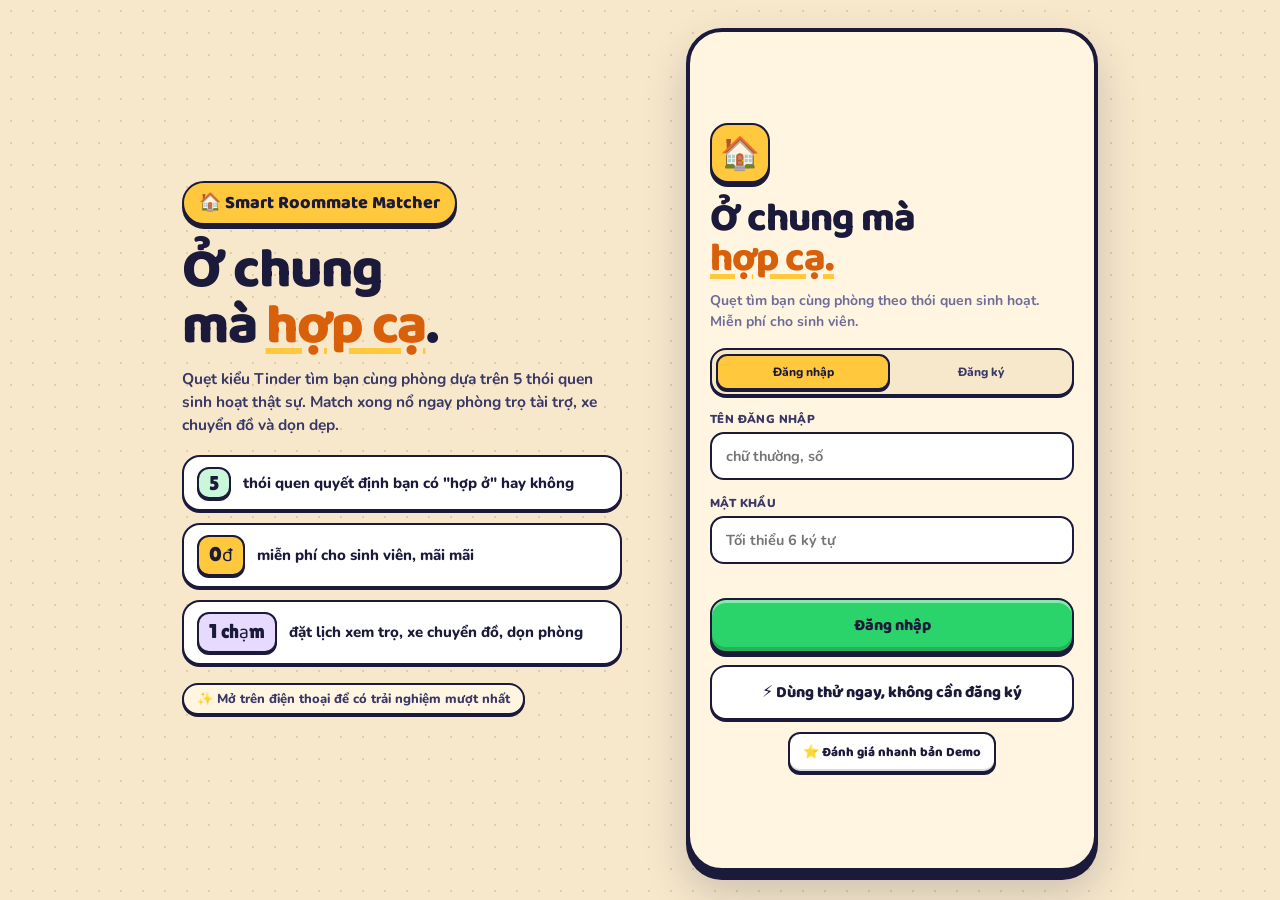
<file: app/static/index.html>
<!DOCTYPE html>
<html lang="vi">
<head>
<meta charset="UTF-8">
<meta name="viewport" content="width=device-width, initial-scale=1, viewport-fit=cover, user-scalable=no">
<meta name="theme-color" content="#FFF5E1">
<title>Smart Roommate Matcher – Tìm bạn cùng phòng hợp cạ</title>
<meta name="description" content="Quẹt để tìm bạn ở ghép hợp thói quen sinh hoạt, kèm gợi ý phòng trọ, xe chuyển đồ và dọn dẹp. Miễn phí cho sinh viên.">
<link rel="icon" href="data:image/svg+xml,%3Csvg xmlns='http://www.w3.org/2000/svg' viewBox='0 0 100 100'%3E%3Ctext y='.9em' font-size='90'%3E🏠%3C/text%3E%3C/svg%3E">
<link rel="preconnect" href="https://fonts.googleapis.com">
<link rel="preconnect" href="https://fonts.gstatic.com" crossorigin>
<link href="https://fonts.googleapis.com/css2?family=Baloo+2:wght@700;800&family=Lilita+One&family=Nunito:wght@600;700;800;900&display=swap" rel="stylesheet">
<link rel="stylesheet" href="app.css">
</head>
<body>
<div class="stage">
  <aside class="hero">
    <div class="hero-logo">🏠 Smart Roommate Matcher</div>
    <h1>Ở chung<br>mà <em>hợp cạ</em>.</h1>
    <p>Quẹt kiểu Tinder tìm bạn cùng phòng dựa trên 5 thói quen sinh hoạt thật sự. Match xong nổ ngay phòng trọ tài trợ, xe chuyển đồ và dọn dẹp.</p>
    <ul>
      <li><b class="b-grn">5</b><span>thói quen quyết định bạn có "hợp ở" hay không</span></li>
      <li><b class="b-coin">0đ</b><span>miễn phí cho sinh viên, mãi mãi</span></li>
      <li><b class="b-grp">1 chạm</b><span>đặt lịch xem trọ, xe chuyển đồ, dọn phòng</span></li>
    </ul>
    <div class="hero-note">✨ Mở trên điện thoại để có trải nghiệm mượt nhất</div>
  </aside>
  <div id="app" class="phone">
    <div id="screen"></div>
    <div id="overlay"></div>
    <div id="sheet-wrap"><div class="scrim"></div><div class="sheet" id="sheet"></div></div>
    <div id="toast"></div>
  </div>
</div>
<script src="app.js"></script>
</body>
</html>
</file>
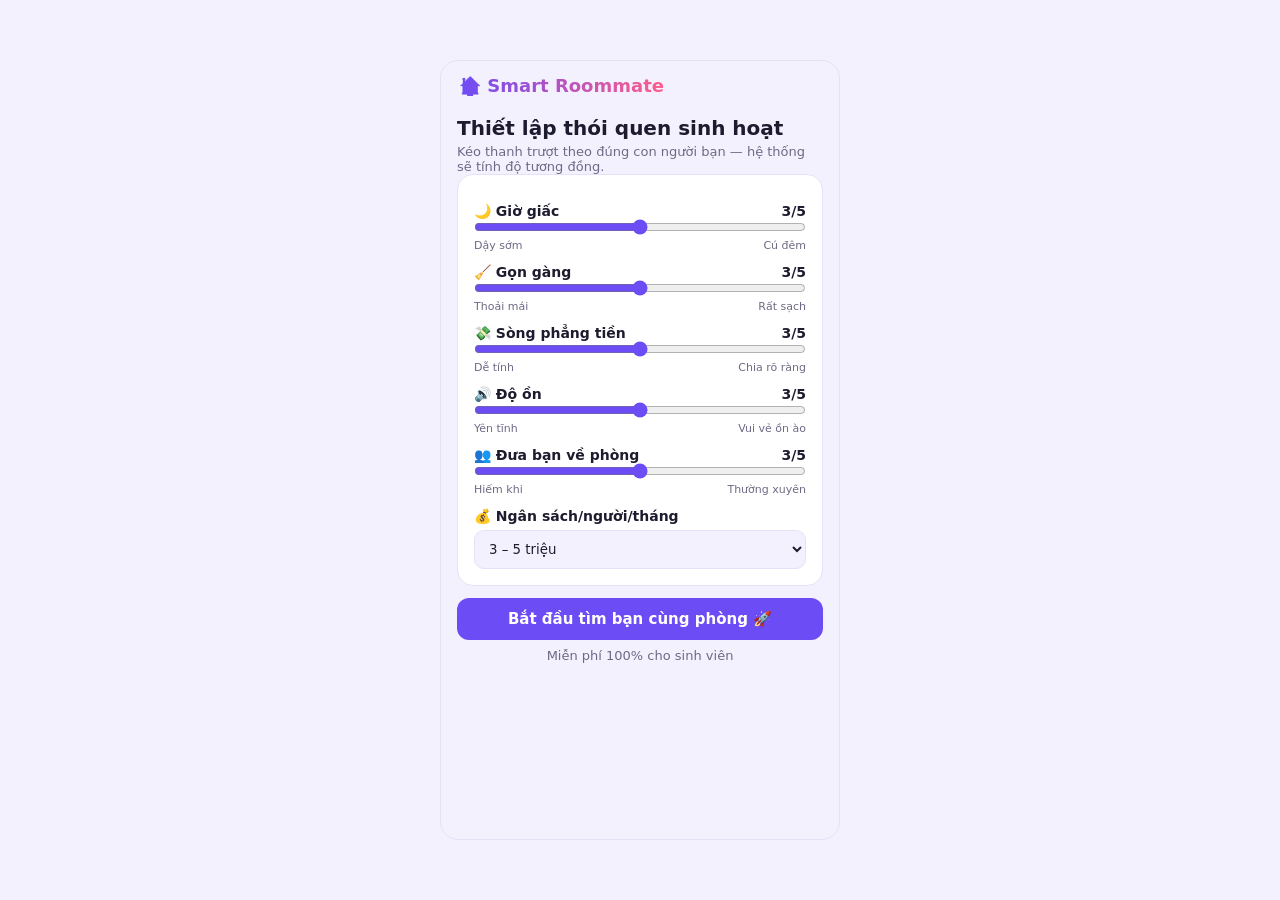
<file: Smart Roommate Matcher – Demo giao diện.html>
<!DOCTYPE html>
<html lang="vi">
<head>
<meta charset="UTF-8">
<meta name="viewport" content="width=device-width, initial-scale=1, viewport-fit=cover">
<title>Smart Roommate Matcher</title>
<style>
:root{--bg:#f4f1ff;--card:#fff;--tx:#1d1b2e;--mu:#6d6a85;--pr:#6c4cf5;--pr2:#ff5c8a;--ok:#16a870;--bd:#e5e1f7;box-sizing:border-box;padding-top:env(safe-area-inset-top,0px);padding-bottom:env(safe-area-inset-bottom,0px)}
@media (prefers-color-scheme:dark){:root:not([data-theme="light"]){--bg:#13111f;--card:#201d33;--tx:#f1eeff;--mu:#a6a2c4;--bd:#332f4d}}
:root[data-theme="dark"]{--bg:#13111f;--card:#201d33;--tx:#f1eeff;--mu:#a6a2c4;--bd:#332f4d}
*{box-sizing:border-box;margin:0;font-family:system-ui,-apple-system,"Segoe UI",Roboto,sans-serif}
html,body{height:100%;background:var(--bg);color:var(--tx)}
body{display:flex;justify-content:center;align-items:center}
#app{width:100%;max-width:400px;height:100%;max-height:780px;background:var(--bg);display:flex;flex-direction:column;position:relative;overflow:hidden;border:1px solid var(--bd);border-radius:18px}
@media(max-width:420px){#app{border-radius:0;border:0;max-height:none}}
header{padding:14px 18px;font-weight:800;font-size:18px;display:flex;justify-content:space-between;align-items:center}
header span{background:linear-gradient(90deg,var(--pr),var(--pr2));-webkit-background-clip:text;background-clip:text;color:transparent}
main{flex:1;overflow-y:auto;padding:0 16px 16px}
nav{display:flex;border-top:1px solid var(--bd);background:var(--card)}
nav button{flex:1;padding:10px 0;border:0;background:none;color:var(--mu);font-size:12px;cursor:pointer}
nav button b{display:block;font-size:20px}
nav button.on{color:var(--pr);font-weight:700}
.card{background:var(--card);border:1px solid var(--bd);border-radius:16px;padding:16px;margin-bottom:12px}
.btn{border:0;border-radius:12px;padding:12px 16px;font-weight:700;font-size:15px;cursor:pointer;background:var(--pr);color:#fff;width:100%}
.btn.sec{background:var(--bd);color:var(--tx)}
.btn.sm{width:auto;padding:8px 12px;font-size:13px}
h2{font-size:20px;margin:6px 0 4px}p.mu,.mu{color:var(--mu);font-size:13px}
label{display:flex;justify-content:space-between;font-size:14px;font-weight:600;margin-top:12px}
input[type=range]{width:100%;accent-color:var(--pr)}
.ends{display:flex;justify-content:space-between;font-size:11px;color:var(--mu)}
select,input[type=text]{width:100%;padding:10px;border-radius:10px;border:1px solid var(--bd);background:var(--bg);color:var(--tx);margin-top:6px}
.deck{position:relative;height:430px;margin-top:6px}
.pcard{position:absolute;inset:0;background:var(--card);border:1px solid var(--bd);border-radius:20px;padding:18px;touch-action:none;cursor:grab;box-shadow:0 8px 24px rgba(80,60,160,.15);transition:transform .25s}
.ava{width:76px;height:76px;border-radius:50%;display:flex;align-items:center;justify-content:center;font-size:38px;background:var(--bd)}
.score{position:absolute;top:18px;right:18px;text-align:center;font-weight:800;color:var(--ok);font-size:26px}
.score small{display:block;font-size:11px;color:var(--mu);font-weight:500}
.bar{margin-top:8px;font-size:12px;color:var(--mu)}.bar div{height:7px;border-radius:5px;background:var(--bd);margin-top:3px;overflow:hidden}
.bar i{display:block;height:100%;background:linear-gradient(90deg,var(--pr),var(--pr2))}
.stamp{position:absolute;top:90px;font-size:28px;font-weight:900;padding:2px 10px;border:3px solid;border-radius:8px;opacity:0;transform:rotate(-12deg)}
.acts{display:flex;justify-content:center;gap:28px;margin-top:14px}
.acts button{width:62px;height:62px;border-radius:50%;border:0;font-size:28px;cursor:pointer;background:var(--card);box-shadow:0 4px 14px rgba(80,60,160,.2)}
.row{display:flex;gap:12px;align-items:center}.row>div{flex:1}
.tag{display:inline-block;font-size:11px;padding:2px 8px;border-radius:20px;background:var(--bd);margin-right:4px}
.tag.ad{background:#ffe9b8;color:#7a5200}
.tabs{display:flex;gap:6px;margin:4px 0 12px}.tabs button{flex:1;padding:8px;border-radius:10px;border:1px solid var(--bd);background:var(--card);color:var(--tx);font-size:13px;cursor:pointer}.tabs button.on{background:var(--pr);color:#fff;border-color:var(--pr)}
.modal{position:absolute;inset:0;background:rgba(10,8,25,.65);display:none;align-items:flex-end;z-index:5}.modal.show{display:flex}
.sheet{background:var(--bg);width:100%;border-radius:22px 22px 0 0;padding:18px;max-height:92%;overflow-y:auto}
.chat{display:flex;flex-direction:column;gap:6px;height:340px;overflow-y:auto;padding:4px}
.msg{padding:8px 12px;border-radius:14px;max-width:80%;font-size:14px;background:var(--bd)}.msg.me{align-self:flex-end;background:var(--pr);color:#fff}
#toast{position:absolute;left:16px;right:16px;bottom:80px;background:#1d1b2e;color:#fff;padding:12px;border-radius:12px;font-size:13px;display:none;z-index:9}
.stat{font-size:26px;font-weight:800;color:var(--pr)}
.grid{display:grid;grid-template-columns:1fr 1fr;gap:10px}
</style>
</head>
<body>
<div id="app">
  <header><span>🏠 Smart Roommate</span><div class="mu" id="hint"></div></header>
  <main id="main"></main>
  <nav id="nav" style="display:none">
    <button data-t="disc"><b>🔥</b>Khám phá</button>
    <button data-t="mat"><b>💬</b>Match</button>
    <button data-t="svc"><b>🧰</b>Dịch vụ</button>
    <button data-t="me"><b>👤</b>Hồ sơ</button>
  </nav>
  <div class="modal" id="modal"><div class="sheet" id="sheet"></div></div>
  <div id="toast"></div>
</div>
<script>
const HABITS=[
 ["sleep","🌙 Giờ giấc","Dậy sớm","Cú đêm"],
 ["tidy","🧹 Gọn gàng","Thoải mái","Rất sạch"],
 ["money","💸 Sòng phẳng tiền","Dễ tính","Chia rõ ràng"],
 ["noise","🔊 Độ ồn","Yên tĩnh","Vui vẻ ồn ào"],
 ["guest","👥 Đưa bạn về phòng","Hiếm khi","Thường xuyên"]];
const PEOPLE=[
 {n:"Minh Anh",e:"👩‍🎓",s:"ĐH Kinh tế TP.HCM",h:{sleep:2,tidy:4,money:5,noise:2,guest:2}},
 {n:"Quốc Bảo",e:"👨‍💻",s:"ĐH Bách Khoa",h:{sleep:5,tidy:2,money:3,noise:4,guest:3}},
 {n:"Thảo Vy",e:"👩‍🎨",s:"ĐH Văn Lang",h:{sleep:3,tidy:5,money:4,noise:1,guest:1}},
 {n:"Hoàng Nam",e:"🧑‍🔬",s:"ĐH Khoa học Tự nhiên",h:{sleep:4,tidy:3,money:4,noise:3,guest:4}},
 {n:"Ngọc Trâm",e:"👩‍💼",s:"ĐH Ngoại thương",h:{sleep:1,tidy:4,money:5,noise:2,guest:2}},
 {n:"Đức Huy",e:"🧑‍🎤",s:"ĐH Công nghiệp",h:{sleep:5,tidy:1,money:2,noise:5,guest:5}}];
const ROOMS=[
 {n:"Phòng 25m² có gác – Q.Bình Thạnh",p:"3.800.000đ/tháng",d:"Cách trường 1,2km · Chủ trọ Cô Lan",ad:1},
 {n:"Chung cư mini full nội thất – Q.10",p:"5.500.000đ/tháng",d:"2 người ở · Gần Bách Khoa",ad:1},
 {n:"Phòng 2 giường – Gò Vấp",p:"3.200.000đ/tháng",d:"Có máy lạnh, wifi free",ad:0}];
const TRUCKS=[
 {n:"Anh Tùng – Xe ba gác",p:"150.000đ/chuyến",d:"⭐4.9 · 120 chuyến"},
 {n:"Chú Sáu – Xe tải mini",p:"300.000đ/chuyến",d:"⭐4.8 · Có bốc xếp"}];
const CLEAN=[
 {n:"Đội vệ sinh Sạch Xinh",p:"250.000đ/phòng",d:"Dọn phòng mới 2 giờ"},
 {n:"Dọn nhà Mây Trắng",p:"200.000đ/phòng",d:"Gồm lau kính, toilet"}];
const USED=[{n:"Đồ cũ Sinh Viên Shop",p:"Từ 50.000đ",d:"Quạt, kệ sách, nệm"}];
const S={me:{sleep:3,tidy:3,money:3,noise:3,guest:3,budget:"3-5"},tab:"disc",idx:0,matches:[],svcTab:0,
 stat:{imp:0,orders:0,commission:0},orders:[]};
const $=id=>document.getElementById(id);
const toast=t=>{const e=$("toast");e.textContent=t;e.style.display="block";clearTimeout(toast.t);toast.t=setTimeout(()=>e.style.display="none",2400)};
const score=p=>{let w=0,t=0;HABITS.forEach(([k])=>{const wt=(k==="sleep"||k==="tidy"||k==="money")?1.5:1;w+=Math.abs(S.me[k]-p.h[k])/4*wt;t+=wt});return Math.round(100-w/t*100)};
const num=s=>parseInt(s.replace(/\D/g,""));

function setup(){
 $("nav").style.display="none";
 $("main").innerHTML=`<h2>Thiết lập thói quen sinh hoạt</h2><p class="mu">Kéo thanh trượt theo đúng con người bạn — hệ thống sẽ tính độ tương đồng.</p>
 <div class="card">${HABITS.map(([k,l,a,b])=>`<label>${l}<span id="v_${k}">${S.me[k]}/5</span></label>
 <input type="range" min="1" max="5" value="${S.me[k]}" oninput="S.me.${k}=+this.value;$('v_${k}').textContent=this.value+'/5'">
 <div class="ends"><span>${a}</span><span>${b}</span></div>`).join("")}
 <label>💰 Ngân sách/người/tháng</label>
 <select onchange="S.me.budget=this.value"><option value="2-3">2 – 3 triệu</option><option value="3-5" selected>3 – 5 triệu</option><option value="5+">Trên 5 triệu</option></select></div>
 <button class="btn" onclick="go('disc')">Bắt đầu tìm bạn cùng phòng 🚀</button>
 <p class="mu" style="text-align:center;margin-top:8px">Miễn phí 100% cho sinh viên</p>`;
}
function go(t){S.tab=t;$("nav").style.display="flex";[...$("nav").children].forEach(b=>b.classList.toggle("on",b.dataset.t===t));({disc,mat,svc,me}[t])()}
[...document.querySelectorAll("nav button")].forEach(b=>b.onclick=()=>go(b.dataset.t));

function disc(){
 const list=PEOPLE.map(p=>({...p,sc:score(p)})).sort((a,b)=>b.sc-a.sc);
 S.list=list;
 if(S.idx>=list.length){$("main").innerHTML=`<div class="card" style="text-align:center;margin-top:40px"><div style="font-size:50px">🎉</div><h2>Hết hồ sơ phù hợp</h2><p class="mu">Bạn đã xem tất cả. Thử xem lại danh sách?</p><br><button class="btn" onclick="S.idx=0;disc()">Xem lại từ đầu</button></div>`;return}
 const p=list[S.idx];
 $("main").innerHTML=`<div class="deck"><div class="pcard" id="pc">
  <div class="stamp" id="st" style="right:20px;color:var(--ok)">MATCH?</div>
  <div class="score">${p.sc}%<small>tương đồng</small></div>
  <div class="ava">${p.e}</div><h2>${p.n}</h2><p class="mu">${p.s}</p>
  <div style="margin-top:10px">${HABITS.map(([k,l])=>`<div class="bar">${l} <span style="float:right">Bạn ${S.me[k]} · ${p.n.split(" ")[1]||p.n} ${p.h[k]}</span><div><i style="width:${100-Math.abs(S.me[k]-p.h[k])*25}%"></i></div></div>`).join("")}</div>
 </div></div>
 <div class="acts"><button onclick="swipe(0)">✕</button><button onclick="swipe(1)">💜</button></div>
 <p class="mu" style="text-align:center;margin-top:10px">Kéo thẻ sang phải để thích, sang trái để bỏ qua</p>`;
 const c=$("pc");let x0=null,dx=0;
 c.onpointerdown=e=>{x0=e.clientX;c.style.transition="none";c.setPointerCapture(e.pointerId)};
 c.onpointermove=e=>{if(x0===null)return;dx=e.clientX-x0;c.style.transform=`translateX(${dx}px) rotate(${dx/18}deg)`};
 c.onpointerup=()=>{if(x0===null)return;x0=null;c.style.transition="";if(Math.abs(dx)>90)swipe(dx>0?1:0);else c.style.transform="";dx=0};
}
function swipe(like){
 const p=S.list[S.idx],c=$("pc");
 c.style.transition="transform .3s";c.style.transform=`translateX(${like?420:-420}px) rotate(${like?20:-20}deg)`;
 setTimeout(()=>{S.idx++;
  if(like&&p.sc>=60){S.matches.push({...p,chat:[{me:0,t:"Chào bạn! Mình thấy tụi mình khá hợp thói quen 😄"}]});match(p)}
  else{if(like)toast("Đã thích "+p.n+" — chờ họ thích lại");disc()}},280);
}
function match(p){
 S.stat.imp+=2;
 $("sheet").innerHTML=`<div style="text-align:center"><div style="font-size:46px">🎉</div><h2>Match thành công!</h2>
 <p class="mu">Bạn và <b>${p.n}</b> hợp nhau ${p.sc}%</p></div>
 <p style="font-weight:700;margin:14px 0 8px">🏘️ Gợi ý phòng trống cho 2 bạn</p>
 ${ROOMS.slice(0,2).map((r,i)=>`<div class="card"><span class="tag ad">Tài trợ</span><b>${r.n}</b><p class="mu">${r.d}</p>
 <div class="row"><div><b style="color:var(--pr)">${r.p}</b></div><button class="btn sm" onclick="book(${i})">Xem phòng</button></div></div>`).join("")}
 <button class="btn" onclick="closeM();go('mat')">Nhắn tin cho ${p.n}</button>
 <button class="btn sec" style="margin-top:8px" onclick="closeM();disc()">Tiếp tục quẹt</button>`;
 $("modal").classList.add("show");
}
const closeM=()=>$("modal").classList.remove("show");
function book(i){S.stat.orders++;S.stat.commission+=Math.round(num(ROOMS[i].p)*0.1/100)*100*0;toast("✅ Đã gửi yêu cầu xem phòng tới chủ trọ");S.stat.imp+=0}

function mat(){
 $("main").innerHTML=`<h2>Tin nhắn & Match</h2>`+(S.matches.length?S.matches.map((m,i)=>`<div class="card row" style="cursor:pointer" onclick="chat(${i})"><div class="ava" style="width:50px;height:50px;font-size:26px">${m.e}</div><div><b>${m.n}</b> <span class="tag">${m.sc}%</span><p class="mu">${m.chat[m.chat.length-1].t}</p></div></div>`).join(""):`<div class="card" style="text-align:center"><p class="mu">Chưa có match nào. Qua tab Khám phá và thả tim vài bạn nhé!</p></div>`);
}
function chat(i){
 const m=S.matches[i];
 const draw=()=>{$("sheet").innerHTML=`<div class="row"><b style="flex:1">${m.e} ${m.n}</b><button class="btn sm sec" onclick="closeM()">Đóng</button></div>
 <div class="chat" id="ch">${m.chat.map(c=>`<div class="msg ${c.me?"me":""}">${c.t}</div>`).join("")}</div>
 <div class="row" style="margin-top:8px"><div><input type="text" id="ci" placeholder="Nhập tin nhắn…" onkeydown="if(event.key==='Enter')send(${i})"></div><button class="btn sm" onclick="send(${i})">Gửi</button></div>
 <button class="btn sec" style="margin-top:8px" onclick="closeM();S.svcTab=0;go('svc')">🧰 Tìm phòng & dịch vụ chuyển nhà</button>`;const ch=$("ch");ch.scrollTop=ch.scrollHeight};
 window.redraw=draw;draw();$("modal").classList.add("show");
}
function send(i){
 const v=$("ci").value.trim();if(!v)return;const m=S.matches[i];
 m.chat.push({me:1,t:v});redraw();
 const rep=["Ok bạn, mình thường ngủ khoảng 11h nhé","Chia tiền điện nước theo đầu người nha 👍","Hay là mình cùng đi xem phòng cuối tuần?","Mình cũng nghĩ vậy!"];
 setTimeout(()=>{m.chat.push({me:0,t:rep[Math.floor(Math.random()*rep.length)]});redraw()},900);
}

function svc(){
 const sets=[ROOMS,TRUCKS,CLEAN,USED];
 const names=["🏘️ Phòng","🚚 Xe chuyển","🧽 Dọn dẹp","🛋️ Đồ cũ"];
 $("main").innerHTML=`<h2>Hệ sinh thái chuyển nhà</h2>
 <div class="tabs">${names.map((n,i)=>`<button class="${i===S.svcTab?"on":""}" onclick="S.svcTab=${i};svc()">${n}</button>`).join("")}</div>
 ${sets[S.svcTab].map((r,i)=>`<div class="card">${r.ad?'<span class="tag ad">Ưu tiên hiển thị</span>':""}<b>${r.n}</b><p class="mu">${r.d}</p>
 <div class="row"><div><b style="color:var(--pr)">${r.p}</b></div><button class="btn sm" onclick="order(${S.svcTab},${i})">${S.svcTab===0?"Đặt lịch xem":"Đặt ngay"}</button></div></div>`).join("")}`;
}
function order(t,i){
 const sets=[ROOMS,TRUCKS,CLEAN,USED],r=sets[t][i];
 const amt=isNaN(num(r.p))?0:num(r.p);
 const base=t===0?amt*0.5:amt;
 const com=Math.round(base*0.12/1000)*1000;
 S.stat.orders++;S.stat.commission+=com;S.orders.push(r.n);
 toast("✅ Đã đặt: "+r.n);
}
function me(){
 const f=n=>n.toLocaleString("vi-VN")+"đ";
 $("main").innerHTML=`<h2>Hồ sơ của tôi</h2>
 <div class="card">${HABITS.map(([k,l])=>`<div class="bar">${l}<span style="float:right">${S.me[k]}/5</span><div><i style="width:${S.me[k]*20}%"></i></div></div>`).join("")}
 <button class="btn sec" style="margin-top:12px" onclick="setup()">✏️ Chỉnh sửa thói quen</button></div>
 <h2 style="font-size:16px">📊 Demo doanh thu nền tảng (B2B)</h2>
 <p class="mu" style="margin-bottom:8px">Minh họa mô hình kiếm tiền từ phiên test này</p>
 <div class="grid"><div class="card"><div class="stat">${S.matches.length}</div><p class="mu">Cặp match</p></div>
 <div class="card"><div class="stat">${S.stat.imp}</div><p class="mu">Lượt hiển thị phòng tài trợ</p></div>
 <div class="card"><div class="stat">${S.stat.orders}</div><p class="mu">Đơn dịch vụ / xem phòng</p></div>
 <div class="card"><div class="stat" style="font-size:18px">${f(S.stat.commission)}</div><p class="mu">Hoa hồng ước tính (~12%)</p></div></div>
 <button class="btn sec" onclick="S.idx=0;S.matches=[];S.stat={imp:0,orders:0,commission:0};toast('Đã reset demo');me()">Reset dữ liệu demo</button>`;
}
$("modal").onclick=e=>{if(e.target.id==="modal")closeM()};
setup();
</script>
</body>
</html>
</file>
<file: app/static/app.css>
:root{
  --ink:#1B1A3A;--ink7:#3A3866;--mu:#6E6C99;--ink3:#B4B2D1;
  --bg:#FFF5E1;--sunken:#F7E8CC;--card:#FFFFFF;--line:#E5D5B8;
  --night:#231C5C;--night2:#3A2E8C;
  --green3:#C9F7D9;--green:#2BD46A;--green7:#12A150;
  --orange3:#FFE0C2;--orange:#FF8A1F;--orange7:#D9600A;
  --coin3:#FFF1C2;--coin:#FFC83D;--coin7:#D99400;
  --sky3:#CFEBFF;--sky:#3DB2FF;--sky7:#1A7FD6;
  --grape3:#E6DBFF;--grape:#9B6BFF;--grape7:#6E3FE0;
  --red3:#FFD6DE;--red:#FF4D6D;--red7:#D62848;
  /* Legacy aliases for inline styles */
  --paper:var(--bg);--paper2:var(--sunken);--moss:var(--green7);--moss2:var(--green);
  --coral:var(--orange);--sun:var(--coin);--ok:var(--green7);--warn:var(--coin7);--bad:var(--red7);
  /* Tactile Arcade Light borders & shadows */
  --stroke:2.5px solid var(--ink);
  --sh-chunky:0 4px 0 var(--ink);
  --sh-sm:0 2px 0 var(--ink);
  --sh-btn:0 4px 0 var(--ink),inset 0 -4px 0 rgba(0,0,0,.16),inset 0 3px 0 rgba(255,255,255,.45);
  --sh-btn-sm:0 2px 0 var(--ink),inset 0 -2px 0 rgba(0,0,0,.14),inset 0 2px 0 rgba(255,255,255,.4);
  --display:'Baloo 2','Nunito',system-ui,sans-serif;
  --num:'Lilita One','Baloo 2',system-ui,sans-serif;
  --body:'Nunito',system-ui,-apple-system,'Segoe UI',Roboto,sans-serif;
}
*{box-sizing:border-box;margin:0;padding:0;-webkit-tap-highlight-color:transparent;-webkit-user-select:none;user-select:none}
html,body{height:100%;background-color:var(--sunken);background-image:radial-gradient(#DFCCA8 1.5px,transparent 1.5px);background-size:22px 22px;color:var(--ink);font-family:var(--body);overflow:hidden}
button{font-family:inherit;cursor:pointer;color:inherit}
input,select,textarea{font-family:inherit;color:var(--ink);-webkit-user-select:text;user-select:text}
::selection{background:var(--coin3);color:var(--ink)}

/* Desktop Stage + Mobile Phone Shell */
.stage{height:100%;display:flex;align-items:center;justify-content:center;gap:clamp(32px,5vw,64px);padding:14px 24px}
.hero{max-width:440px;max-height:100%;overflow-y:auto;scrollbar-width:none;padding:4px 0 8px;display:none}
.hero::-webkit-scrollbar{display:none}
.hero-logo{display:inline-flex;align-items:center;gap:8px;font-family:var(--display);font-weight:800;font-size:clamp(15px,2.1vh,18px);background:var(--coin);color:var(--ink);border:var(--stroke);border-radius:999px;padding:6px 15px;box-shadow:var(--sh-chunky)}
.hero h1{font-family:var(--display);font-weight:800;font-size:clamp(36px,6.2vh,60px);line-height:1;margin:clamp(10px,2vh,20px) 0 clamp(8px,1.5vh,14px);letter-spacing:-1.5px;color:var(--ink)}
.hero h1 em{font-style:normal;color:var(--orange7);text-decoration:underline;text-decoration-color:var(--coin);text-decoration-thickness:6px;text-underline-offset:6px}
.hero p{color:var(--ink7);line-height:1.48;font-size:clamp(13.5px,1.95vh,15.5px);font-weight:700}
.hero ul{list-style:none;margin:clamp(10px,2vh,22px) 0;display:grid;gap:clamp(7px,1.3vh,12px)}
.hero li{display:flex;align-items:center;gap:12px;font-size:clamp(13px,1.85vh,15px);font-weight:800;color:var(--ink);background:var(--card);border:var(--stroke);border-radius:18px;padding:clamp(7px,1.15vh,10px) 13px;box-shadow:var(--sh-sm)}
.hero li b{font-family:var(--num);font-weight:400;font-size:clamp(16px,2.2vh,20px);padding:3px 10px;border-radius:12px;border:2px solid var(--ink);box-shadow:0 2px 0 var(--ink);flex:none;color:var(--ink)}
.hero li b.b-grn{background:var(--green3)}.hero li b.b-coin{background:var(--coin)}.hero li b.b-grp{background:var(--grape3)}
.hero-note{display:inline-block;font-size:clamp(12px,1.65vh,13px);font-weight:800;color:var(--ink7);background:var(--bg);border:2px solid var(--ink);border-radius:999px;padding:5px 13px;box-shadow:var(--sh-sm)}
@media(min-width:900px){.hero{display:block}}

.phone{position:relative;width:100%;max-width:412px;height:100%;max-height:844px;background:var(--bg);overflow:hidden;display:flex;flex-direction:column}
@media(min-width:520px){.phone{max-height:min(844px,calc(100vh - 30px));border-radius:36px;border:4px solid var(--ink);box-shadow:0 8px 0 var(--ink),0 20px 44px rgba(27,26,58,.2)}.stage{padding:clamp(10px,2vh,24px) 24px}}
@media(max-width:519px){.stage{padding:0}.phone{max-width:none;max-height:none;border:0;border-radius:0;box-shadow:none}}
#screen{flex:1;display:flex;flex-direction:column;min-height:0}

/* Topbar & Navigation Tabbar */
.topbar{display:flex;align-items:center;justify-content:space-between;padding:11px 14px 7px;gap:6px}
.logo{font-family:var(--display);font-weight:800;font-size:clamp(14.5px,4.1vw,20px);color:var(--ink);letter-spacing:-.4px;white-space:nowrap;min-width:0;overflow:hidden;text-overflow:ellipsis}
.icon-btn{width:40px;height:40px;border-radius:14px;border:var(--stroke);background:var(--card);font-size:18px;position:relative;display:grid;place-items:center;box-shadow:var(--sh-sm);font-weight:800}
.icon-btn:active{transform:translateY(2px);box-shadow:none}
.icon-btn .dot{position:absolute;top:-5px;right:-5px;background:var(--red);color:#fff;font-size:10px;font-weight:900;border-radius:999px;min-width:19px;height:19px;border:2px solid var(--ink);display:grid;place-items:center;padding:0 4px}
.filter-btn{display:inline-flex;align-items:center;gap:5px;border:var(--stroke);background:var(--card);border-radius:999px;padding:6px 10px;font-weight:800;font-size:12px;color:var(--ink);box-shadow:var(--sh-sm);transition:transform .1s;white-space:nowrap;flex:none}
.filter-btn:active{transform:translateY(2px);box-shadow:none}
.filter-btn .fb{background:var(--red);color:#fff;border:1.5px solid var(--ink);border-radius:999px;min-width:18px;height:18px;display:grid;place-items:center;font-size:10.5px;font-weight:900;padding:0 4px}
.fb-btn{background:var(--coin);color:var(--ink)}

.view{flex:1;overflow-y:auto;padding:6px 18px 16px;min-height:0;scrollbar-width:none}
.view::-webkit-scrollbar{display:none}
.tabbar{display:flex;padding:8px 10px calc(10px + env(safe-area-inset-bottom,0px));background:var(--card);border-top:var(--stroke);gap:6px;z-index:5}
.tabbar button{flex:1;border:2px solid transparent;border-radius:14px;background:none;display:flex;flex-direction:column;align-items:center;gap:2px;font-size:11px;font-weight:800;color:var(--mu);position:relative;padding:5px 2px;transition:transform .1s}
.tabbar button svg{width:22px;height:22px;stroke:currentColor;fill:none;stroke-width:2.3;stroke-linecap:round;stroke-linejoin:round}
.tabbar button.on{background:var(--coin3);color:var(--ink);border:2px solid var(--ink);box-shadow:var(--sh-sm)}
.tabbar .bdg{position:absolute;top:1px;left:calc(50% + 8px);background:var(--red);color:#fff;font-size:10px;font-weight:900;border-radius:999px;min-width:18px;height:18px;border:2px solid var(--ink);display:grid;place-items:center;padding:0 4px}

/* Typography & Shared Tactile Primitives */
h2.t{font-family:var(--display);font-weight:800;font-size:26px;letter-spacing:-.5px;margin:6px 0 4px;color:var(--ink);line-height:1.15}
h3.t{font-family:var(--display);font-weight:800;font-size:19px;margin:16px 0 8px;color:var(--ink)}
.mu{color:var(--mu);font-size:13px;line-height:1.45;font-weight:700}

.btn{display:block;text-decoration:none;border:var(--stroke);border-radius:16px;padding:13px 18px;font-family:var(--display);font-weight:800;font-size:16px;background:var(--green);color:var(--ink);width:100%;transition:transform .08s,box-shadow .08s,opacity .18s;box-shadow:var(--sh-btn);text-align:center}
.btn:active{transform:translateY(4px);box-shadow:0 0 0 var(--ink),inset 0 -2px 0 rgba(0,0,0,.16)}
.btn.coral{background:var(--orange);color:var(--ink)}
.btn.coin{background:var(--coin);color:var(--ink)}
.btn.grape{background:var(--grape);color:#fff}
.btn.ghost{background:var(--card);color:var(--ink);border:var(--stroke);box-shadow:var(--sh-sm)}
.btn.ghost:active{transform:translateY(2px);box-shadow:none}
.btn.sm{width:auto;padding:8px 13px;font-size:13px;border-radius:12px;box-shadow:var(--sh-btn-sm)}
.btn.sm:active{transform:translateY(2px);box-shadow:none}
.btn[disabled]{opacity:.55;cursor:not-allowed}

.card{background:var(--card);border:var(--stroke);border-radius:20px;padding:15px;margin-bottom:12px;box-shadow:var(--sh-chunky)}
.row{display:flex;align-items:center;gap:10px}.row>.grow{flex:1;min-width:0}

.chip{display:inline-flex;align-items:center;gap:4px;font-size:12px;font-weight:800;padding:4px 10px;border-radius:999px;background:var(--sunken);color:var(--ink);border:1.5px solid var(--ink);margin:0 5px 5px 0;white-space:nowrap}
.chip.sel{background:var(--ink);color:#fff}
.chip.ad{background:var(--coin);color:var(--ink)}
.chip.ok{background:var(--green3);color:var(--ink)}
.chip.coral{background:var(--orange3);color:var(--ink)}
.chip.coin{background:var(--coin3);color:var(--ink)}
.chip.sky{background:var(--sky3);color:var(--ink)}
.chip.grape{background:var(--grape3);color:var(--ink)}
.chip.super-tag{background:var(--coin);color:var(--ink);box-shadow:var(--sh-sm)}
.fgrp{display:flex;flex-wrap:wrap}
.fchip{font-size:12.5px;padding:7px 11px;cursor:pointer}
.fchip.sel{background:var(--green);color:var(--ink);box-shadow:var(--sh-sm)}

/* Avatars & Saturated Arcade Gradients */
.av{width:var(--s,56px);height:var(--s,56px);border-radius:50%;display:grid;place-items:center;font-size:calc(var(--s,56px)*.52);flex:none;border:2.5px solid var(--ink);box-shadow:var(--sh-sm);overflow:hidden}
.av img{width:100%;height:100%;object-fit:cover;display:block}
.c0{background:linear-gradient(135deg,#FF9F1C,#E85D04)}
.c1{background:linear-gradient(135deg,#2BD46A,#128240)}
.c2{background:linear-gradient(135deg,#FF5C8A,#C9184A)}
.c3{background:linear-gradient(135deg,#3DB2FF,#1A6ED6)}
.c4{background:linear-gradient(135deg,#9B6BFF,#5E35B1)}
.c5{background:linear-gradient(135deg,#F59E0B,#D97706)}
.c6{background:linear-gradient(135deg,#2EC4B6,#0F766E)}
.c7{background:linear-gradient(135deg,#F46036,#9E2A2B)}

/* Auth Screen */
.auth{flex:1;display:flex;flex-direction:column;padding:18px 20px 22px;gap:4px;overflow-y:auto;scrollbar-width:none}
.auth::-webkit-scrollbar{display:none}
.auth>:first-child{margin-top:auto}.auth>:last-child{margin-bottom:auto}
.house{width:60px;height:60px;flex:none;border-radius:18px;background:var(--coin);border:var(--stroke);box-shadow:var(--sh-chunky);display:grid;place-items:center;font-size:32px;margin-bottom:8px}
.auth .big{font-family:var(--display);font-weight:800;font-size:40px;line-height:1;letter-spacing:-1px;margin:4px 0 8px;color:var(--ink)}
.auth .big em{font-style:normal;color:var(--orange7);text-decoration:underline;text-decoration-color:var(--coin);text-decoration-thickness:5px;text-underline-offset:4px}
@media(max-height:740px){
  .auth{padding:12px 18px 16px;gap:2px}
  .house{width:44px;height:44px;border-radius:14px;font-size:24px;margin-bottom:5px}
  .auth .big{font-size:30px;margin:2px 0 4px}
  .auth .mu{font-size:12.5px!important;margin-bottom:6px!important}
  .auth .field{margin-top:7px}.auth .field label{margin-bottom:3px;font-size:11px}
  .auth .input{padding:9px 12px;font-size:14px}
  .auth .err{min-height:10px;margin-top:4px}
  .auth .btn{padding:10px 16px;font-size:15px}
}
.field{margin-top:11px}
.field label{display:block;font-size:11.5px;font-weight:900;margin-bottom:5px;color:var(--ink7);letter-spacing:.4px;text-transform:uppercase}
.input{width:100%;padding:12px 14px;border-radius:14px;border:var(--stroke);background:var(--card);font-size:14.5px;font-weight:700;outline:none;transition:border .15s,box-shadow .15s}
.input:focus{border-color:var(--orange7);box-shadow:0 0 0 3px var(--orange3)}
.seg{display:flex;background:var(--sunken);border:var(--stroke);border-radius:16px;padding:4px;gap:4px;box-shadow:var(--sh-sm)}
.seg button{flex:1;border:2px solid transparent;background:none;padding:8px 4px;border-radius:11px;font-weight:800;font-size:12px;color:var(--ink7);white-space:nowrap;transition:background .12s}
.seg button.on{background:var(--coin);color:var(--ink);border:2px solid var(--ink);box-shadow:0 2px 0 var(--ink)}
.err{color:var(--red7);font-size:13px;min-height:18px;margin-top:8px;font-weight:800}

/* Onboarding */
.prog{display:flex;gap:8px;padding:14px 20px 2px}
.prog i{flex:1;height:10px;border-radius:999px;background:var(--card);border:2px solid var(--ink)}
.prog i.on{background:var(--green)}
.emojis{display:grid;grid-template-columns:repeat(8,1fr);gap:6px}
.emojis button{aspect-ratio:1;border-radius:12px;border:2px solid var(--ink);background:var(--card);font-size:21px;box-shadow:0 2px 0 var(--ink)}
.emojis button.sel{background:var(--coin);transform:translateY(-2px);box-shadow:0 4px 0 var(--ink)}
.colors{display:flex;gap:8px;flex-wrap:wrap}
.colors button{width:32px;height:32px;border-radius:50%;border:2.5px solid var(--ink);box-shadow:0 2px 0 var(--ink)}
.colors button.sel{outline:3px solid var(--orange);outline-offset:2px;transform:scale(1.08)}
.photo-up{display:flex;gap:14px;align-items:center;background:var(--card);border:var(--stroke);border-radius:20px;padding:13px;margin:12px 0 4px;box-shadow:var(--sh-chunky)}
.opts{display:grid;grid-template-columns:repeat(3,1fr);gap:8px}
.opt{border:var(--stroke);background:var(--card);border-radius:16px;padding:10px 4px;text-align:center;display:flex;flex-direction:column;gap:2px;font-size:12px;font-weight:700;box-shadow:var(--sh-sm)}
.opt span{font-size:24px}.opt small{color:var(--mu);font-size:10.5px;font-weight:700}
.opt.sel{background:var(--coin3);border-color:var(--ink);box-shadow:var(--sh-chunky);transform:translateY(-2px)}
.habit{margin-top:15px}
.habit .hd{display:flex;justify-content:space-between;align-items:center;font-weight:800;font-size:14px;color:var(--ink)}
.habit .hd span{color:var(--ink);background:var(--coin);border:2px solid var(--ink);border-radius:999px;padding:1px 10px;font-family:var(--num);font-size:15px;box-shadow:0 2px 0 var(--ink)}
.habit .ends{display:flex;justify-content:space-between;font-size:11px;font-weight:700;color:var(--mu);margin-top:2px}
input[type=range]{-webkit-appearance:none;appearance:none;width:100%;height:10px;border-radius:999px;background:var(--sunken);border:2px solid var(--ink);outline:none;margin:10px 0 3px}
input[type=range]::-webkit-slider-thumb{-webkit-appearance:none;width:26px;height:26px;border-radius:50%;background:var(--orange);border:2.5px solid var(--ink);box-shadow:0 2px 0 var(--ink);cursor:pointer}
input[type=range]::-moz-range-thumb{width:22px;height:22px;border-radius:50%;background:var(--orange);border:2.5px solid var(--ink);box-shadow:0 2px 0 var(--ink);cursor:pointer}
.foot{padding:11px 18px calc(14px + env(safe-area-inset-bottom,0px));display:flex;gap:10px;background:var(--bg);border-top:var(--stroke)}

/* Discover Deck & Tinder Swipe Cards */
.dwrap{flex:1;display:flex;flex-direction:column;padding:2px 16px 8px;min-height:0}
.deck{position:relative;flex:1;min-height:0;margin-top:4px}
.pcard{position:absolute;inset:0;background:var(--card);border:var(--stroke);border-radius:26px;box-shadow:0 4px 0 var(--ink);overflow:hidden;display:flex;flex-direction:column;touch-action:none;cursor:grab;user-select:none;-webkit-user-select:none;will-change:transform}
.pcard.s1{transform:scale(.95) translateY(8px);opacity:.98;box-shadow:0 3px 0 var(--ink)}
.pcard.s2{transform:scale(.9) translateY(16px);opacity:.94;box-shadow:none}
.pcard.flying{z-index:10;pointer-events:none}
.pc-hero{flex:1 1 0;min-height:92px;position:relative;display:grid;place-items:center;overflow:hidden;border-bottom:var(--stroke)}
.pc-hero::after{content:"";position:absolute;inset:0;background:radial-gradient(circle at 22% 18%,rgba(255,255,255,.32),transparent 55%);pointer-events:none}
.pc-emoji{font-size:clamp(54px,12vh,104px);filter:drop-shadow(0 6px 0 rgba(27,26,58,.28));z-index:1}
.pc-ring{position:absolute;top:12px;right:12px;z-index:2;width:64px;height:64px;border-radius:50%;background:var(--card);border:var(--stroke);display:grid;place-items:center;box-shadow:var(--sh-sm)}
.pc-ring svg{position:absolute;inset:-2px;transform:rotate(-90deg)}
.pc-ring b{font-family:var(--num);font-weight:400;font-size:19px;line-height:1}
.pc-ring small{display:block;font-size:8px;color:var(--ink7);text-align:center;font-weight:900;margin-top:1px}
.pc-liked{position:absolute;top:14px;left:12px;z-index:2}
.pc-body{flex:none;padding:13px 15px 12px;display:flex;flex-direction:column;min-height:0;overflow:visible}
.pc-body h3{font-family:var(--display);font-weight:800;font-size:25px;letter-spacing:-.4px;line-height:1.1;color:var(--ink)}
.pc-body h3 span{font-family:var(--num);font-weight:400;font-size:21px;color:var(--mu)}
.pc-meta{font-size:12.5px;font-weight:800;color:var(--ink7);margin:3px 0 8px}
.pc-bio{font-size:13px;font-weight:700;line-height:1.42;color:var(--ink7);margin:4px 0 6px;display:-webkit-box;-webkit-line-clamp:2;-webkit-box-orient:vertical;overflow:hidden}
.minis{display:flex;gap:5px;margin-top:auto;padding-top:6px;flex:none}
.mini{flex:1;border:2px solid var(--ink);border-radius:13px;background:var(--bg);padding:6px 2px 7px;text-align:center;font-size:16px;position:relative;overflow:hidden;box-shadow:0 2px 0 var(--ink)}
.mini small{display:block;font-size:9.5px;font-weight:800;line-height:1.15;margin-top:1px}
.mini i{position:absolute;left:0;bottom:0;height:4px}

.stamp{position:absolute;top:24px;z-index:5;font-family:var(--display);font-weight:800;font-size:28px;padding:3px 13px;border:3.5px solid var(--ink);border-radius:14px;opacity:0;pointer-events:none;letter-spacing:.6px;box-shadow:var(--sh-chunky)}
.stamp.like{left:16px;color:var(--ink);background:var(--green);transform:rotate(-13deg)}
.stamp.nope{right:16px;color:#fff;background:var(--red);transform:rotate(13deg)}
.stamp.super{left:50%;top:auto;bottom:28%;color:var(--ink);background:var(--coin);transform:translateX(-50%) rotate(-5deg)}

/* Tactile Circular Swipe Buttons (Star ⭐ larger than Heart 💚) */
.acts{display:flex;justify-content:center;align-items:center;gap:14px;padding:20px 0 4px}
.acts button{border-radius:50%;border:var(--stroke);background:var(--card);box-shadow:var(--sh-btn);display:grid;place-items:center;transition:transform .08s,box-shadow .08s;touch-action:manipulation;font-weight:800}
.acts button:active{transform:translateY(4px);box-shadow:0 0 0 var(--ink),inset 0 -2px 0 rgba(0,0,0,.16)}
.acts .a-undo{width:44px;height:44px;font-size:19px;background:var(--sky3);color:var(--ink)}
.acts .a-no{width:58px;height:58px;background:var(--red3);color:var(--red7)}
.acts .a-like{width:64px;height:64px;font-size:28px;background:var(--green);color:var(--ink)}
.acts .a-super{width:74px;height:74px;font-size:32px;background:var(--coin);color:var(--ink);position:relative}
.acts .a-super.dim{opacity:.5;filter:grayscale(.55)}
.acts .a-super .scnt{position:absolute;top:-5px;right:-5px;background:var(--ink);color:var(--coin);font-family:var(--num);font-size:12px;width:24px;height:24px;border-radius:50%;display:grid;place-items:center;border:2.5px solid var(--bg)}
.acts svg{width:26px;height:26px;stroke:currentColor;fill:none;stroke-width:3.2;stroke-linecap:round}
@media(max-height:700px){.pc-bio{display:none}.pc-meta{margin-bottom:5px}.pc-body h3{font-size:22px}.acts{padding:14px 0 2px}.acts .a-super{width:66px;height:66px;font-size:28px}.acts .a-like{width:58px;height:58px;font-size:25px}.acts .a-no{width:52px;height:52px}}

.empty{text-align:center;padding:54px 20px}.empty .em{font-size:64px}

/* Detail Comparison */
.dhero{border:var(--stroke);box-shadow:var(--sh-chunky);border-radius:22px;padding:18px;display:flex;gap:14px;align-items:center;color:#fff;margin-bottom:14px}
.dhero .av,.phero .av{border:3px solid #fff;box-shadow:0 4px 0 rgba(27,26,58,.45)}
.cmp{margin:12px 0}.cmp .l{display:flex;justify-content:space-between;font-size:13px;font-weight:800}
.cmp .tr{height:12px;background:var(--card);border:2px solid var(--ink);border-radius:999px;position:relative;margin-top:7px}
.cmp .dt{position:absolute;top:-5px;width:19px;height:19px;border-radius:50%;border:2.5px solid var(--ink);transform:translateX(-50%);box-shadow:0 2px 0 var(--ink)}
.cmp .dt.me{background:var(--green)}.cmp .dt.th{background:var(--orange)}
.legend{display:flex;gap:14px;font-size:12px;font-weight:800;color:var(--ink7);margin:6px 0}
.legend i{display:inline-block;width:11px;height:11px;border-radius:50%;border:1.5px solid var(--ink);margin-right:5px;vertical-align:-1px}
.insight{display:flex;gap:10px;font-size:13.5px;font-weight:700;line-height:1.45;padding:10px 0;border-bottom:1.5px dashed var(--line)}

/* Overlays & Chat Page */
#overlay{position:absolute;inset:0;pointer-events:none;z-index:20}
#overlay>*{pointer-events:auto}
.page{position:absolute;inset:0;background:var(--bg);display:flex;flex-direction:column;animation:slideIn .25s cubic-bezier(.2,.9,.3,1)}
@keyframes slideIn{from{transform:translateX(100%)}to{transform:none}}
.page-h{display:flex;align-items:center;gap:10px;padding:12px 14px;border-bottom:var(--stroke);background:var(--card)}
.back{border:var(--stroke);background:var(--sunken);width:38px;height:38px;border-radius:12px;font-size:18px;font-weight:900;box-shadow:var(--sh-sm)}
.back:active{transform:translateY(2px);box-shadow:none}
.msgs{flex:1;overflow-y:auto;padding:14px;display:flex;flex-direction:column;gap:8px}
.msg{max-width:80%;padding:10px 14px;border-radius:18px;font-size:14px;font-weight:700;line-height:1.4;background:var(--card);border:2px solid var(--ink);box-shadow:var(--sh-sm);align-self:flex-start;border-bottom-left-radius:5px;word-wrap:break-word;animation:pop .18s}
.msg.me{align-self:flex-end;background:var(--green3);color:var(--ink);border-color:var(--ink);border-radius:18px;border-bottom-right-radius:5px}
.msg.pending{opacity:.68}
.msg time{display:block;font-size:10px;font-weight:800;opacity:.65;margin-top:3px}
@keyframes pop{from{transform:scale(.9);opacity:0}}
.typing{align-self:flex-start;display:flex;gap:5px;padding:12px 14px;background:var(--card);border-radius:18px;border:2px solid var(--ink);box-shadow:var(--sh-sm)}
.typing i{width:7px;height:7px;border-radius:50%;background:var(--ink7);animation:bl 1s infinite}.typing i:nth-child(2){animation-delay:.15s}.typing i:nth-child(3){animation-delay:.3s}
@keyframes bl{50%{transform:translateY(-4px);opacity:.4}}
.ice{display:flex;gap:7px;overflow-x:auto;padding:9px 12px 2px;background:var(--card);border-top:2px solid var(--line);scrollbar-width:none}.ice::-webkit-scrollbar{display:none}
.ice button{flex:none;border:2px solid var(--ink);background:var(--coin3);border-radius:999px;padding:7px 12px;font-size:12px;font-weight:800;box-shadow:var(--sh-sm)}
.composer{display:flex;gap:8px;padding:10px 12px calc(12px + env(safe-area-inset-bottom,0px));background:var(--card);border-top:var(--stroke)}
.composer .input{border-radius:999px;padding:10px 16px}
.send{width:46px;height:46px;border-radius:50%;border:var(--stroke);background:var(--orange);color:var(--ink);font-size:18px;font-weight:900;flex:none;box-shadow:var(--sh-sm)}
.send:active{transform:translateY(2px);box-shadow:none}

/* Night-Mode Match Celebration Overlay (matches KILOMeet night gradient) */
.matchov{position:absolute;inset:0;background:radial-gradient(circle at 50% 16%,#4636AD 0%,#231C5C 52%,#15113C 100%);color:#fff;display:flex;flex-direction:column;padding:24px 20px 20px;overflow-y:auto;animation:fade .26s}
.matchov>*{flex-shrink:0}
@keyframes fade{from{opacity:0}}
.match-pill{display:inline-block;margin:6px auto 4px;background:var(--coin);color:var(--ink);border:var(--stroke);box-shadow:0 3px 0 var(--ink);border-radius:999px;padding:5px 15px;font-weight:900;font-size:12px;letter-spacing:.9px}
.matchov h1{font-family:var(--display);font-weight:800;font-size:44px;text-align:center;letter-spacing:-1px;margin-top:4px;color:#FFF5E1;text-shadow:0 4px 0 var(--ink);animation:zoom .48s cubic-bezier(.2,1.6,.4,1)}
@keyframes zoom{from{transform:scale(.3);opacity:0}}
.pair{display:flex;justify-content:center;align-items:center;margin:16px 0 8px}
.pair .av{border:4px solid var(--coin);box-shadow:0 0 26px 4px rgba(43,212,106,.55)}.pair .av:first-child{animation:fromL .55s both}.pair .av:last-child{animation:fromR .55s both}
@keyframes fromL{from{transform:translateX(-110px) rotate(-24deg);opacity:0}}@keyframes fromR{from{transform:translateX(110px) rotate(24deg);opacity:0}}
.pair .heart{width:46px;height:46px;border-radius:50%;background:var(--green);border:var(--stroke);display:grid;place-items:center;font-size:24px;margin:0 -12px;z-index:2;box-shadow:var(--sh-sm);animation:beat 1s infinite}
@keyframes beat{50%{transform:scale(1.18)}}
.rscroll{display:flex;gap:10px;overflow-x:auto;padding:6px 2px 12px;min-height:185px;scrollbar-width:none}.rscroll::-webkit-scrollbar{display:none}
.rcard{flex:none;width:225px;background:var(--card);color:var(--ink);border:var(--stroke);box-shadow:var(--sh-chunky);border-radius:20px;padding:13px;display:flex;flex-direction:column}
.confetti{position:absolute;top:-12px;width:9px;height:14px;border-radius:2px;border:1px solid var(--ink);animation:fall linear forwards;z-index:30;pointer-events:none}
@keyframes fall{to{transform:translateY(900px) rotate(720deg);opacity:.9}}

/* Chat List */
.nm{display:flex;gap:12px;overflow-x:auto;padding:6px 2px 12px;scrollbar-width:none}.nm::-webkit-scrollbar{display:none}
.nm button{border:0;background:none;display:flex;flex-direction:column;align-items:center;gap:5px;font-size:12px;font-weight:800;flex:none;color:var(--ink)}
.nm .av{outline:3px solid var(--green);outline-offset:2px}
.conv{display:flex;gap:12px;align-items:center;padding:11px 12px;margin-bottom:9px;background:var(--card);border:var(--stroke);border-radius:18px;box-shadow:var(--sh-sm);cursor:pointer}
.conv b{font-size:15px;font-weight:800}.conv .lm{font-size:13px;color:var(--mu);font-weight:700;white-space:nowrap;overflow:hidden;text-overflow:ellipsis}
.conv.unread{background:var(--coin3)}.conv.unread .lm{color:var(--ink);font-weight:800}
.ub{background:var(--red);color:#fff;font-size:11px;font-weight:900;border-radius:999px;min-width:22px;height:22px;border:2px solid var(--ink);display:grid;place-items:center;padding:0 5px}

/* Services & Split-Ticket Cards (KILOMeet Fuji Coffee aesthetic) */
.svc{display:flex;gap:12px;align-items:center}
.svc .ic{width:52px;height:52px;border-radius:16px;background:var(--coin3);border:2px solid var(--ink);box-shadow:var(--sh-sm);display:grid;place-items:center;font-size:26px;flex:none}
.ticket{display:flex;background:var(--card);border:var(--stroke);border-radius:20px;box-shadow:var(--sh-chunky);overflow:hidden;margin-bottom:13px}
.tk-left{width:84px;flex:none;border-right:var(--stroke);padding:12px 6px;display:flex;flex-direction:column;align-items:center;justify-content:center;text-align:center;gap:3px}
.tk-left .tk-ic{font-size:34px;line-height:1.1}
.tk-left .tk-val{font-family:var(--num);font-weight:400;font-size:21px;line-height:1;color:var(--ink)}
.tk-left .tk-unit{font-size:10.5px;font-weight:900;color:var(--ink7);line-height:1.1}
.tk-coin{background:var(--coin)}.tk-grape{background:var(--grape3)}.tk-orange{background:var(--orange3)}.tk-sky{background:var(--sky3)}.tk-green{background:var(--green3)}
.tk-right{flex:1;min-width:0;padding:11px 12px;display:flex;flex-direction:column;gap:4px}
.tk-title{font-family:var(--display);font-weight:800;font-size:16px;line-height:1.2;color:var(--ink)}
.ticket .row{flex-wrap:wrap;gap:6px 8px;justify-content:space-between}
.ticket .price{font-size:16.5px;line-height:1.15}
.ticket .price .mu{display:block;font-family:var(--body);font-size:11px;font-weight:800;line-height:1.2}
.ticket .btn.sm{flex:none;white-space:nowrap;padding:7px 11px;font-size:12.5px}
.price{font-family:var(--num);font-weight:400;color:var(--green7);font-size:18px;letter-spacing:.2px}
.stars{color:var(--coin7);font-weight:900;font-size:12.5px}

/* Profile, KPI & B2B Dashboard */
.phero{border:var(--stroke);box-shadow:var(--sh-chunky);border-radius:26px;padding:18px;text-align:center;color:#fff;position:relative;margin-bottom:12px}
.phero h2{font-family:var(--display);font-weight:800;font-size:25px;margin-top:8px}
.statrow{display:grid;grid-template-columns:repeat(3,1fr);gap:8px;margin-bottom:12px}
.stat{background:var(--card);border:var(--stroke);border-radius:18px;padding:11px 6px;text-align:center;box-shadow:var(--sh-sm)}
.stat b{font-family:var(--num);font-weight:400;font-size:25px;color:var(--ink);display:block;line-height:1.1}
.stat span{font-size:11px;color:var(--mu);font-weight:800}
.kpi{display:grid;grid-template-columns:1fr 1fr;gap:10px;margin:10px 0}
.kpi .stat{text-align:left;padding:13px}.kpi .stat b{font-size:21px;color:var(--green7)}
.bars .br{display:flex;align-items:center;gap:8px;font-size:12px;font-weight:800;margin:8px 0}
.bars .br span{width:78px}
.bars .br div{flex:1;height:14px;background:var(--sunken);border:2px solid var(--ink);border-radius:999px;overflow:hidden}
.bars .br i{display:block;height:100%;background:linear-gradient(90deg,var(--green),var(--orange));border-radius:999px}
.ordr{display:flex;justify-content:space-between;align-items:center;gap:10px;padding:10px 0;border-bottom:1.5px dashed var(--line);font-size:13.5px;font-weight:700}

/* Bottom Sheet, Sticky Filter Footer & Toast */
#sheet-wrap{position:absolute;inset:0;z-index:40;display:none}#sheet-wrap.show{display:block}
.scrim{position:absolute;inset:0;background:rgba(27,26,58,.58);animation:fade .18s}
.sheet{position:absolute;left:0;right:0;bottom:0;max-height:92%;overflow-y:auto;background:var(--bg);border-top:var(--stroke);border-radius:28px 28px 0 0;padding:10px 18px calc(22px + env(safe-area-inset-bottom,0px));animation:up .28s cubic-bezier(.2,.9,.3,1)}
@keyframes up{from{transform:translateY(100%)}}
.grab{width:46px;height:6px;border-radius:999px;background:var(--ink3);margin:0 auto 14px}
.filters .habit{margin-top:14px}
.fstick{position:sticky;bottom:-22px;background:var(--bg);padding:12px 0 calc(14px + env(safe-area-inset-bottom,0px));margin:14px -4px -14px;border-top:var(--stroke);z-index:2}

#toast{position:absolute;left:16px;right:16px;top:16px;background:var(--ink);color:var(--coin);border:2.5px solid var(--coin);box-shadow:0 4px 0 rgba(0,0,0,.35);padding:12px 16px;border-radius:16px;font-size:13.5px;font-weight:800;z-index:60;opacity:0;transform:translateY(-22px);transition:.22s;pointer-events:none;text-align:center}
#toast.show{opacity:1;transform:none}
.spin{width:36px;height:36px;border:4px solid var(--sunken);border-top-color:var(--orange);border-radius:50%;animation:rot .8s linear infinite;margin:60px auto}
@keyframes rot{to{transform:rotate(360deg)}}

/* Feedback Survey & Live Stats */
.star-row{display:flex;align-items:center;justify-content:space-between;gap:8px;padding:9px 0;border-bottom:1.5px dashed var(--line)}
.star-row:last-child{border-bottom:0;padding-bottom:2px}
.star-lbl{font-size:13px;font-weight:800;line-height:1.25;flex:1;min-width:0}
.stars-pick{display:flex;gap:4px;flex:none}
.stars-pick button{width:32px;height:32px;border-radius:10px;border:2px solid var(--ink);background:var(--card);font-size:16px;display:grid;place-items:center;box-shadow:0 2px 0 var(--ink);opacity:.4;transition:transform .08s,opacity .1s}
.stars-pick button.on{background:var(--coin);opacity:1;transform:translateY(-1px)}
.fb-bars .br span{width:136px;flex:none;line-height:1.2}
.fb-bars .br b{min-width:44px;text-align:right;white-space:nowrap}
.fb-item{background:var(--card);border:2px solid var(--ink);border-radius:16px;padding:11px 12px;margin-bottom:9px;box-shadow:var(--sh-sm)}
.fb-item p{font-size:13.5px;font-weight:700;line-height:1.45;margin-top:6px;color:var(--ink)}
</file>
